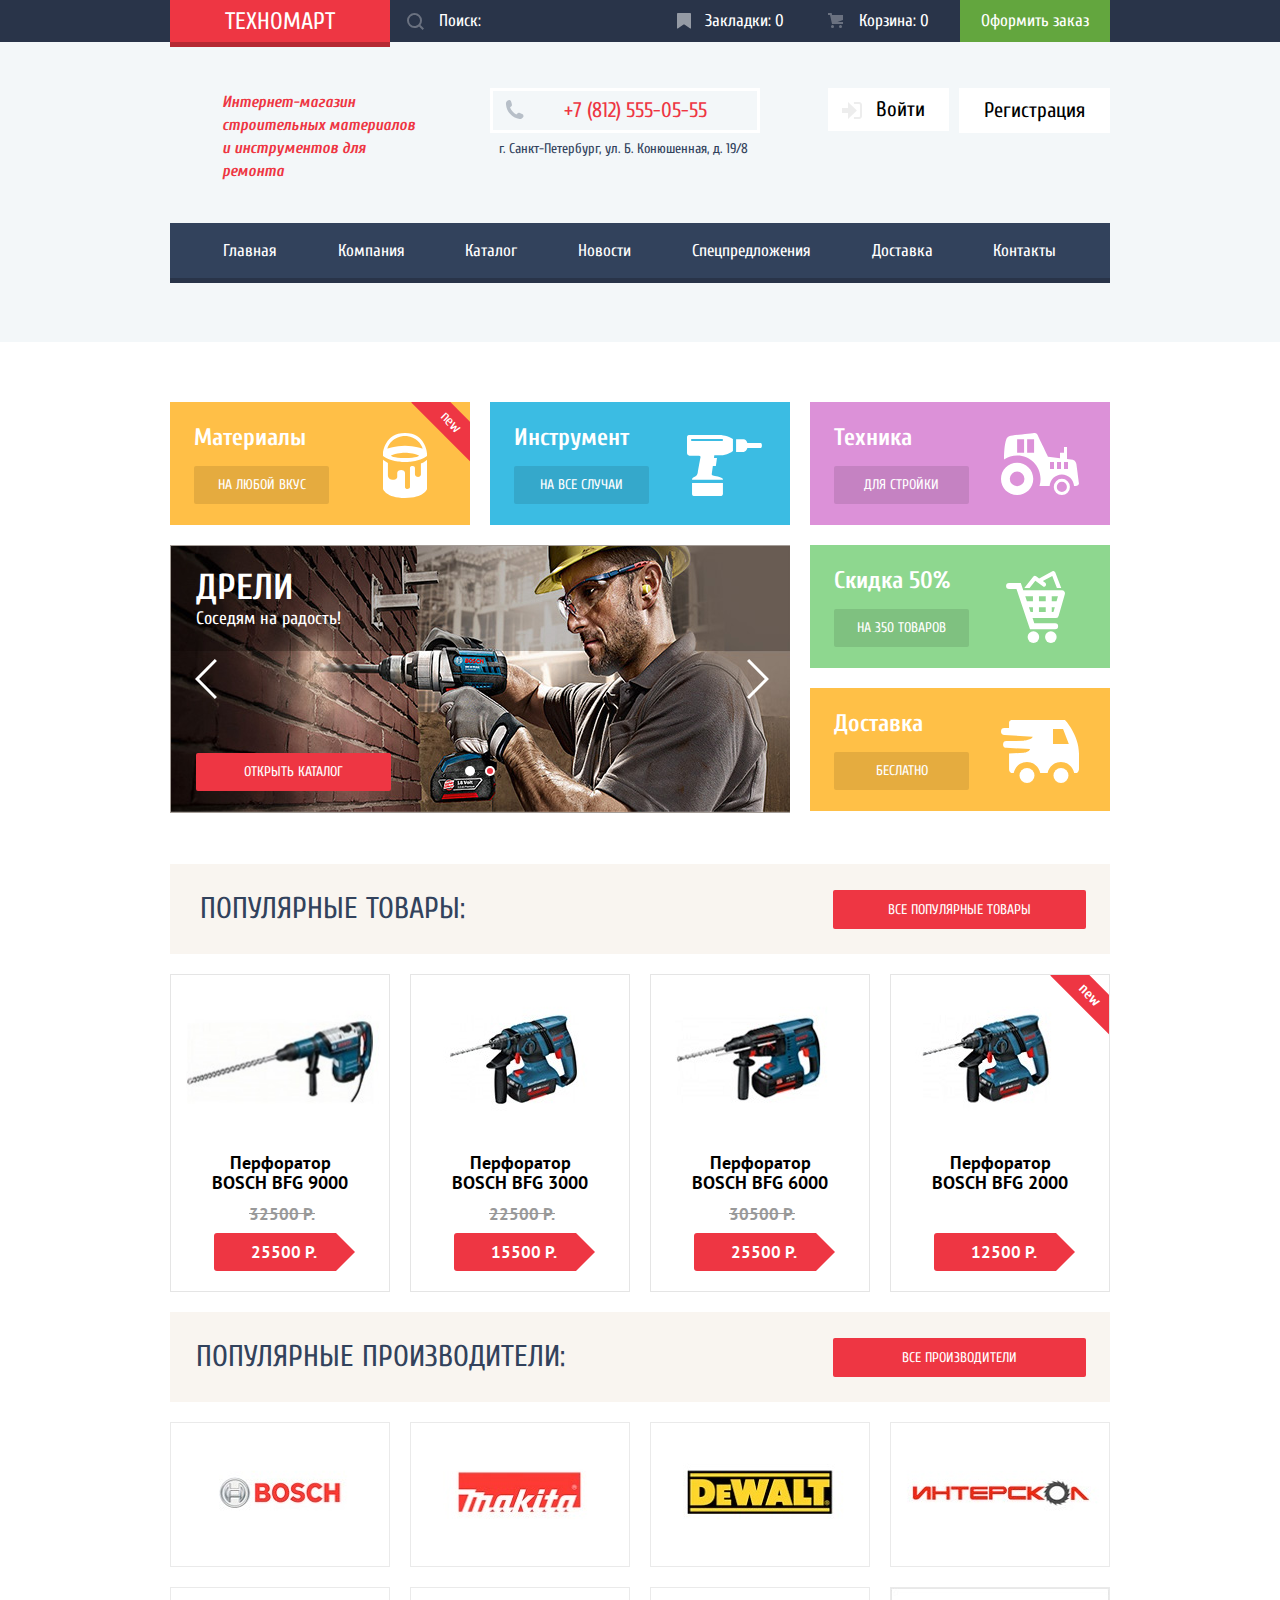
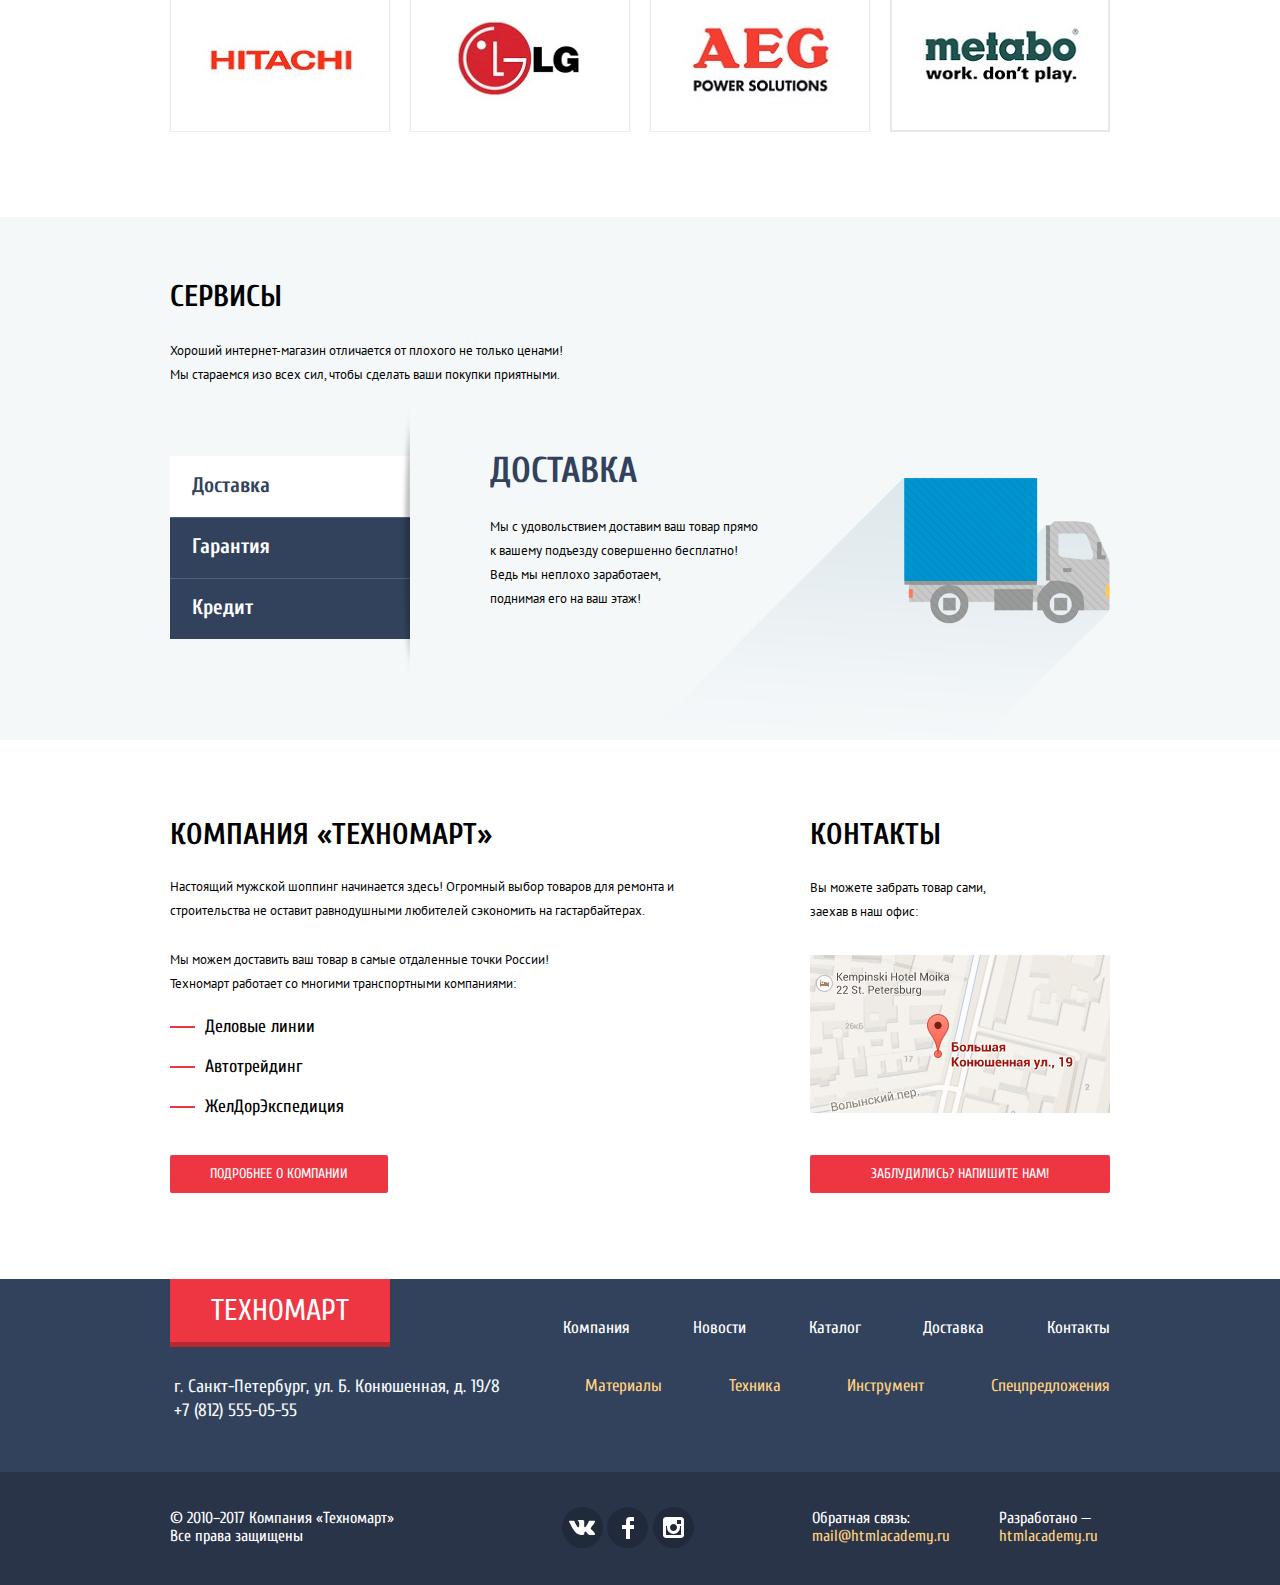
<file: index.html>
<!DOCTYPE html>
<html lang="ru">
	<head>
		<meta charset="utf-8">
		<title>HTML Academy: Техномарт</title>
		<link href="https://fonts.googleapis.com/css?family=PT+Sans:400,700&amp;subset=cyrillic" rel="stylesheet">
		<link href="https://fonts.googleapis.com/css?family=Cuprum:400,700&amp;subset=cyrillic" rel="stylesheet">
		<link href="css/normalize.css" rel="stylesheet">
		<link href="css/min.style.css" rel="stylesheet">
	</head>
	<body>
		<header class="main-header">
			<div class="top-menu-wrapper">
				<div class="top-menu container">
					<p class="main-header-logo">Техномарт</p>
					<ul>
						<li class="search">
							<form>
								<label for="search"><span class="visually-hidden">Поиск</span></label>
								<input type="search" id="search" name="search" placeholder="Поиск:"> 
							</form> 
						</li>
						<li>
							<a href="#marker.html" class="button-marker">Закладки: 0</a>
						</li>
						<li>
							<a href="#basket.html" class="basket">Корзина: 0</a>
						</li>
						<li>
							<a href="#order.html" class="order">Оформить заказ</a>
						</li>
					</ul>
				</div> 
			</div>
			<div class="header-column-wrapper">
				<div class="header-column container">
					<div class="header-row">
						<h1 class="header-caption">
							Интернет-магазин
							строительных материалов
							и инструментов для ремонта
						</h1>
						<div class="contacts">
							<p class="number">+7 (812) 555-05-55</p>
							<p class="address">г. Санкт-Петербург, ул. Б. Конюшенная, д. 19/8</p>
						</div>
						<a href="#login.html" class="button button-entry">Войти</a>
						<a href="#registration.html" class="button button-registration">Регистрация</a>
					</div>
					<nav class="main-navigation">	
						<ul class="site-navigation">
							<li>
								<a href="#">Главная</a>
							</li>
							<li>
								<a href="#kompany.html">Компания</a>
							</li>
							<li>
								<a href="catalog.html">Каталог</a>
							</li>
							<li>
								<a href="#news.html">Новости</a>
							</li>
							<li>
								<a href="#special_offers.html">Спецпредложения</a>
							</li>
							<li>
								<a href="#delivery.html">Доставка</a>
							</li>
							<li>
								<a href="#contacts.html">Контакты</a>
							</li>
						</ul>
					</nav>
				</div>
			</div>
		</header>
		<main>
			<div class="container">
				<section class="category">
					<h2 class="visually-hidden">Категории товаров</h2>
					<ul class="category-item">
						<li class="category-option category-materials flag-new">
							<h3>Материалы</h3>
							<a href="#" class="category-item-info">На любой вкус</a>
						</li>
						<li class="category-option category-instrument">
							<h3>Инструмент</h3>
							<a href="#" class="category-item-info">На все случаи</a>
						</li>
						<li class="category-option category-technology">
							<h3>Техника</h3>
							<a href="#" class="category-item-info">Для стройки</a>
						</li>
						<li class="category-slider">
							<div class="slider-content">
								<div class="slide-show slide-drill">
									<h3>Дрели</h3>
									<p>Соседям на радость!</p>
								</div>
								<div class="slide-hidden slide-perforator">
									<h3>Перфораторы</h3>
									<p>Настоящие мужские игрушки</p>
								</div>
							</div>
							<a href="#" class="arrow-left"><span class="visually-hidden">Стрелка влево</span></a>
							<a href="#" class="arrow-right"><span class="visually-hidden">Стрелка вправо</span></a>
							<a href="catalog.html" class="button button-slider button-red">Открыть каталог</a>
							<a href="#" class="dotted-slide-left dotted-slide-white"><span class="visually-hidden">Картинка с перфоратором</span></a>
							<a href="#" class="dotted-slide-right dotted-slide-red"><span class="visually-hidden">Картинка с дрелью</span></a>
						</li>
						<li class="category-column">
							<ul>
								<li class="category-option category-discounts">
									<h3>Скидка 50%</h3>
									<a href="#" class="category-item-info">На 350 товаров</a>
								</li>
								<li class="category-option category-delivery">
									<h3>Доставка</h3>
									<a href="#" class="category-item-info">Беслатно</a>
								</li>
							</ul>
						</li>
					</ul>		
				</section>
				<section class="products">
					<div class="popular-column">
						<h2>Популярные товары:</h2>
						<a href="catalog.html" class="button button-products button-red">Все популярные товары</a>
					</div>
					<div class="container-catalog">
						<ul class="popular-products">
							<li class="catalog-item">
								<div class="actions">
									<a href="#modal-add-product.html" class="button button-buy">Купить</a>
									<a href="#marker.html" class="button button-add-marker">В закладки</a>
								</div>
								<div class="catalog-item-image">
									<img src="img/BFG9000.jpg" width="218" height="166" alt="Перфоратор BOSCH BFG 9000">
								</div>
								<h3 class="catalog-category">Перфоратор BOSCH BFG 9000</h3>
								<div class="discount">32500 Р.</div>
								<div class="catalog-item-price">25500 Р.</div>							
							</li>
							<li class="catalog-item">
								<div class="actions">
									<a href="modal-add-product.html" class="button button-buy">Купить</a>
									<a href="#marker.html" class="button button-add-marker">В закладки</a>
								</div>
								<div class="catalog-item-image">
									<img src="img/BFG3000.jpg" width="218" height="166" alt="Перфоратор BOSCH BFG 3000">
								</div>
								<h3 class="catalog-category">Перфоратор BOSCH BFG 3000</h3>
								<div class="discount">22500 Р.</div>
								<div class="catalog-item-price">15500 Р.</div>							
							</li>
							<li class="catalog-item">
								<div class="actions">
									<a href="modal-add-product.html" class="button button-buy">Купить</a>
									<a href="#marker.html" class="button button-add-marker">В закладки</a>
								</div>
								<div class="catalog-item-image">
									<img src="img/BFG6000.jpg" width="218" height="166" alt="Перфоратор BOSCH BFG 6000">
								</div>
								<h3 class="catalog-category">Перфоратор BOSCH BFG 6000</h3>
								<div class="discount">30500 Р.</div>
								<div class="catalog-item-price">25500 Р.</div>							
							</li>
							<li class="catalog-item flag-new">
								<div class="actions">
									<a href="modal-add-product.html" class="button button-buy">Купить</a>
									<a href="#marker.html" class="button button-add-marker">В закладки</a>
								</div>
								<div class="catalog-item-image">
									<img src="img/BFG2000.jpg" width="218" height="166" alt="Перфоратор BOSCH BFG 2000">
								</div>
								<h3 class="catalog-category">Перфоратор BOSCH BFG 2000</h3>
								<div class="catalog-item-price">12500 Р.</div>							
							</li>
						</ul>
					</div>
				</section>
				<section class="manufacturers">
					<div class="popular-column">
						<h2>Популярные производители:</h2>
						<a href="catalog.html" class="button button-products button-red">Все производители</a>
					</div>
					<div class="container-manufacturers">
						<ul class="popular-manufacturers">
							<li>
								<a href="#">
									<img src="img/bosch.jpg" width="218" height="143" alt="Bosch"> 
								</a>
							</li>
							<li>
								<a href="#">
									<img src="img/makita.jpg" width="218" height="143" alt="Makita"> 
								</a>
							</li>
							<li>
								<a href="#">
									<img src="img/dewalt.jpg" width="218" height="143" alt="DeWalt"> 
								</a>
							</li>
							<li>
								<a href="#">
									<img src="img/interscol.jpg" width="218" height="143" alt="Интерскол">
								</a>
							</li>
							<li>
								<a href="#">
									<img src="img/hitachi.jpg" width="218" height="143" alt="Hitachi"> 
								</a>
							</li>
							<li>
								<a href="#">
									<img src="img/lg.jpg" width="218" height="143" alt="LG"> 
								</a>
							</li>
							<li>
								<a href="#">
									<img src="img/aeg.jpg" width="218" height="143" alt="AEG Power Solutions"> 
								</a>
							</li>
							<li>
								<a href="#">
									<img src="img/metabo.jpg" width="218" height="143" alt="Metabo"> 
								</a>
							</li>
						</ul>
					</div>
				</section>
			</div>
			<div class="service-wraper">
				<section class="service container">
					<h2>Сервисы</h2>
					<p class="service-tagline">
						Хороший интернет-магазин отличается от плохого не только ценами!
						Мы стараемся изо всех сил, чтобы сделать ваши покупки приятными.
					</p>
					<div class="service-column">
						<ul class="service-selection">
							<li>
								<button class="button button-delivery active-button" type="button">Доставка</button>
							</li>
							<li>
								<button class="button button-guarantee" type="button">Гарантия</button>
							</li>
							<li>
								<button class="button button-credit" type="button">Кредит</button>
							</li>
						</ul>
						<section class="specific-service delivery service-show">
							<div class="specific-service-column">
								<h3>Доставка</h3>
								<p>
									Мы с удовольствием доставим ваш товар прямо<br>
									к вашему подъезду совершенно бесплатно!
									Ведь мы неплохо заработаем,<br>
									поднимая его на ваш этаж!
								</p>
							</div>
						</section>
						<section class="specific-service guarantee">
							<div class="specific-service-column">
								<h3>Гарантия</h3>
								<p>
									Если купленный у нас товар поломается или заискрит,<br>
									а также в случае пожара, спровоцированного его возгаранием,  
									вы всегда можете быть уверены в нашей гарантии. Мы обменяем 
									сгоревший товар на новый. <br>
									Дом уж восстановите как-нибудь сами.
								</p>
							</div>
						</section>
						<section class="specific-service credit">
							<div class="specific-service-column">
								<h3>Кредит</h3>
								<p>
									Залезть в долговую яму стало проще! <br>
									Кредитные консультанты придут вам на помощь.
								</p>
								<a href="credit.html" class="button request-credit button-red">Отправить заявку</a>
							</div>
						</section>
					</div>
				</section>
			</div>
			<section class="company container">
				<h2 class="visually-hidden">О компании</h2>
				<section class="company-technomart">
					<h2>Компания «Техномарт»</h2>
					<p>
						Настоящий мужской шоппинг начинается здесь! Огромный выбор товаров для ремонта и 
						строительства не оставит равнодушными любителей сэкономить на гастарбайтерах.
					</p>
					<p>
						Мы можем доставить ваш товар в самые отдаленные точки России!
						Техномарт работает со многими транспортными компаниями:  
					</p>
					<ul>
						<li>Деловые линии</li>
						<li>Автотрейдинг</li>
						<li>ЖелДорЭкспедиция</li>
					</ul>
					<a href="#company.html" class="button button-company">Подробнее о компании</a>
				</section>
				<section class="company-contacts">
					<h2>Контакты</h2>
					<p>
						Вы можете забрать товар сами, 
						заехав в наш офис:
					</p>
					<div class="map">
						<a href="#" class="map-big">
							<img src="img/map.jpg" width="300" height="158" alt="Изображение карты с адресом Техномарта: г. Санкт-Петербург, ул. Б. Конюшенная, д. 19/8" />
						</a>
					</div>
					<button type="button" class="button write-us">Заблудились? Напишите нам!</button>
				</section>
			</section>
		</main>
		<footer class="main-footer">
			<div class="top-footer-wraper">
				<div class="container top-footer">
					<div class="footer-contacts">
						<p class="main-header-logo">Техномарт</p>
						<div class="contacts">
							<p>г. Санкт-Петербург, ул. Б. Конюшенная, д. 19/8</p>
							<p>+7 (812) 555-05-55</p>
						</div>
					</div>
					<div class="footer-navigation">
						<ul class="footer-site-navigation">
							<li>
								<a href="#kompany.html">Компания</a>
							</li>
							<li>
								<a href="#news.html">Новости</a>
							</li>
							<li>
								<a href="#catalog.html">Каталог</a>
							</li>
							<li>
								<a href="#delivery.html">Доставка</a>
							</li>
							<li>
								<a href="#contacts.html">Контакты</a>
							</li>
						</ul>
						<ul class="products-navigation">
							<li>
								<a href="#material.html">Материалы</a>
							</li>
							<li>
								<a href="#technique.html">Техника</a>
							</li>
							<li>
								<a href="#instrument.html">Инструмент</a>
							</li>
							<li>
								<a href="#special-offers.html">Спецпредложения</a>
							</li>
						</ul>					
					</div>
				</div>	
			</div>
			<div class="bottom-footer-wraper">
				<div class="bottom-footer container">
					<p class="copyright">
						&copy; 2010–2017 Компания «Техномарт»
						Все права защищены
					</p>
					<ul class="footer-social">
						<li>
							<a class="social-button social-button-vk" href="#"><span class="visually-hidden">Вконтакте</span></a>
						</li>
						<li>
							<a class="social-button social-button-fb" href="#"><span class="visually-hidden">Фейсбук</span></a>
						</li>
						<li>
							<a class="social-button social-button-insta" href="#"><span class="visually-hidden">Инстаграм</span></a>
						</li>
					</ul>
					<p class="feedback">
						Обратная связь:
						<a href="#">mail@htmlacademy.ru</a>
					</p>
					<p class="feedback">
						Разработано — 
						<a href="https://htmlacademy.ru/intensive/htmlcss">htmlacademy.ru</a>
					</p>
				</div>
			</div>
		</footer>
		<div class="modal modal-add-product">
			<button type="button" class="modal-close"><span class="visually-hidden">Закрыть</span></button>
			<h2>Товар добавлен в корзину!</h2>
			<div class="order-wrapper">
				<div class="order-column">
					<a class="button button-add-product" href="#basket.html">Оформить заказ</a>
					<button type="button" class="button button-modal-close">Продолжить покупки</button>
				</div>
			</div>
		</div>
		<div class="modal modal-map-big">
			<h2 class="visually-hidden">
				Как до нас добраться
			</h2>
			<iframe src="https://www.google.com/maps/embed?pb=!1m18!1m12!1m3!1d1998.6037872533248!2d30.32085871635935!3d59.93871648187619!2m3!1f0!2f0!3f0!3m2!1i1024!2i768!4f13.1!3m3!1m2!1s0x4696310fca145cc1%3A0x42b32648d8238007!2z0JHQvtC70YzRiNCw0Y8g0JrQvtC90Y7RiNC10L3QvdCw0Y8g0YPQuy4sIDE5LzgsINCh0LDQvdC60YIt0J_QtdGC0LXRgNCx0YPRgNCzLCAxOTExODY!5e0!3m2!1sru!2sru!4v1545112392170" width="940" height="446" style="border:0" allowfullscreen>
			</iframe>
			<p>
				<img src="img/map-big.jpg" width="940" height="446" alt="Изображение карты с адресом Техномарта: г. Санкт-Петербург, ул. Б. Конюшенная, д. 19/8" />
			</p>
			<button type="button" class="close"><span class="visually-hidden">Закрыть карту</span></button>
		</div>
		<section class="modal modal-write-us">
			<h2 class="visually-hidden">Напишите нам</h2>		
			<button type="button" class="modal-close"><span class="visually-hidden">Закрыть</span></button>
			<form class="write-us-form" action="https://echo.htmlacademy.ru" method="post">
				<div class="write-us-column">
					<p>
						<label for="name-user">Ваше имя:</label>
						<input class="name-user" id="name-user" type="text" name="name-user" placeholder="Имя Фамилия">
					</p>
					<p>
						<label for="email-user">Ваш e-mail:</label>
						<input class="email-user" id="email-user" type="email" name="email-user" placeholder="email@example.com">
					</p>
				</div>
					<p class="free-text">
						<label for="text-letter">Текст письма:</label>
						<textarea class="text-letter" id="text-letter" 	name="text-letter" placeholder="В свободной форме"></textarea>
					</p>
				<div class="button-wraper-write-us">
					<button class="button" type="submit">Отправить</button>
				</div>
			</form>			
		</section>
		<script src="js/min.script.js"></script> 
	</body>
</html>
</file>
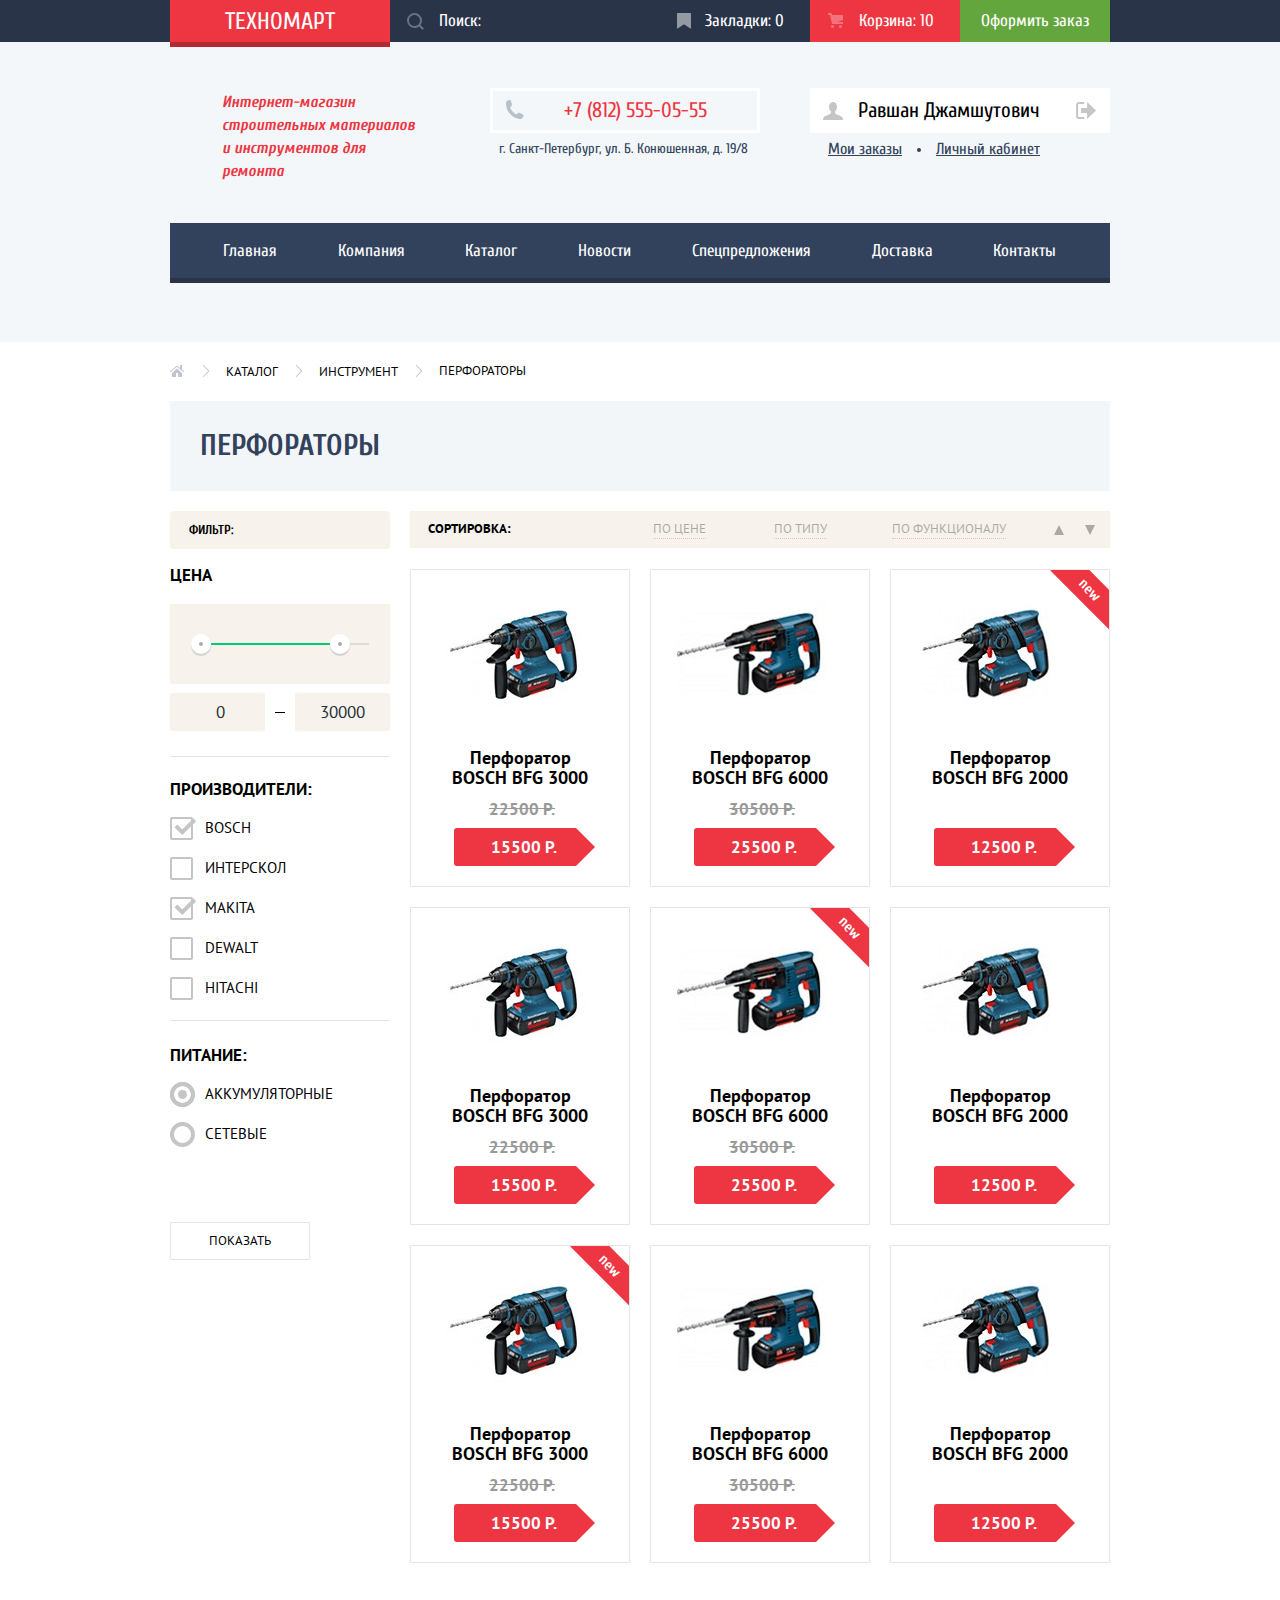
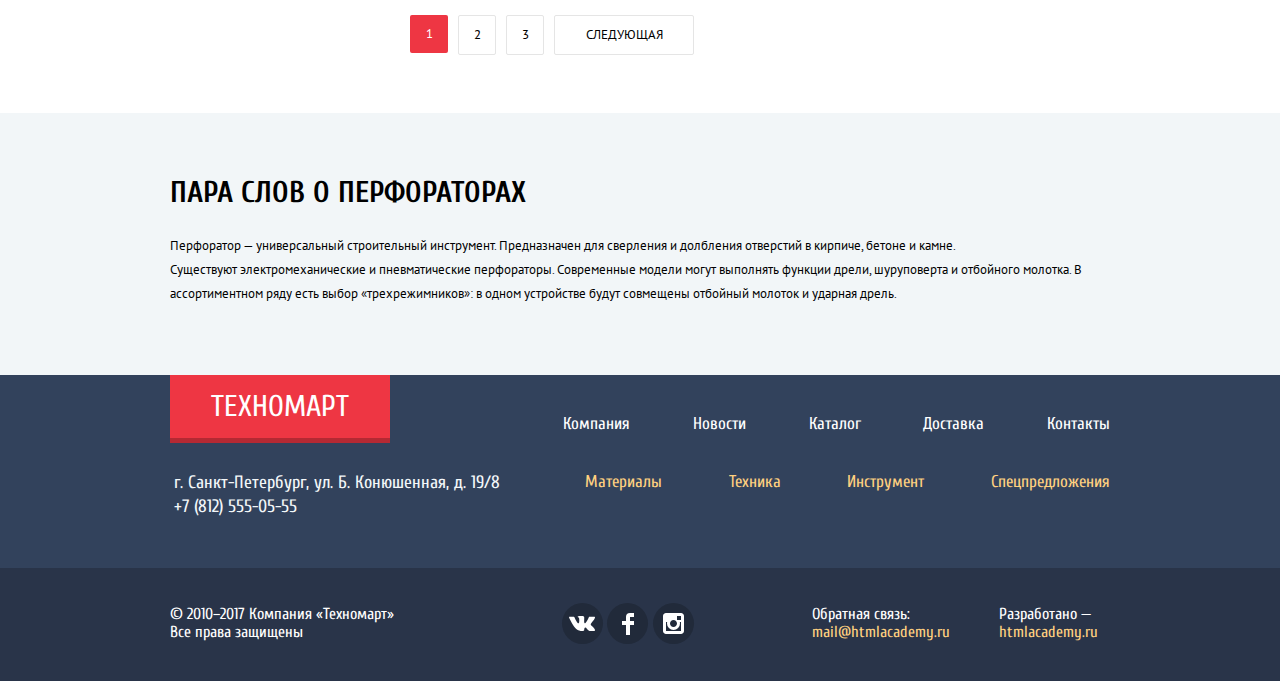
<file: catalog.html>
<!DOCTYPE html>
<html lang="ru">
	<head>
		<meta charset="utf-8">
		<title>HTML Academy: Техномарт - Каталог</title>
		<link href="https://fonts.googleapis.com/css?family=PT+Sans:400,700&amp;subset=cyrillic" rel="stylesheet">
		<link href="https://fonts.googleapis.com/css?family=Cuprum:400,700&amp;subset=cyrillic" rel="stylesheet">
		<link href="css/normalize.css" rel="stylesheet">
		<link href="css/min.style.css" rel="stylesheet">
	</head>
	<body>
		<header class="main-header">
			<div class="top-menu-wrapper">
				<div class="top-menu container">
					<a href="index.html" class="main-header-logo">Техномарт</a>
					<ul>
						<li class="search">
							<form>
								<label for="search"><span class="visually-hidden">Поиск</span></label>
								<input type="search" id="search" name="search" placeholder="Поиск:"> 
							</form> 
						</li>
						<li>
							<a href="#marker.html" class="button-marker">Закладки: 0</a>
						</li>
						<li>
							<a href="#basket.html" class="basket basket-red">Корзина: 10</a>
						</li>
						<li>
							<a href="#order.html" class="order">Оформить заказ</a>
						</li>
					</ul>
				</div>
			</div>
			<div class="header-column-wrapper">
				<div class="header-column container">
					<div class="header-row">
						<h2 class="header-caption">
							Интернет-магазин
							строительных материалов
							и инструментов для ремонта
						</h2>
						<div class="contacts">
							<p class="number">+7 (812) 555-05-55</p>
							<p class="address">г. Санкт-Петербург, ул. Б. Конюшенная, д. 19/8</p>
						</div>
						<div class="user-info">
							<p class="profile-column">
								<a href="#profile.html" class="profile">Равшан Джамшутович</a>
								<a href="index.html" class="exit"><span class="visually-hidden">Выход</span></a>
							</p>
							<ul class="personal">
								<li>
									<a href="#basket.html">Мои заказы</a>
								</li>
								<li>
									<a href="#user.html">Личный кабинет</a>
								</li>
							</ul>
						</div>
					</div>
					<nav class="main-navigation">
						<ul class="site-navigation">
							<li>
								<a href="index.html">Главная</a>
							</li>
							<li>
								<a href="#kompany.html">Компания</a>
							</li>
							<li>
								<a href="#">Каталог</a>
							</li>
							<li>
								<a href="#news.html">Новости</a>
							</li>
							<li>
								<a href="#special_offers.html">Спецпредложения</a>
							</li>
							<li>
								<a href="#delivery.html">Доставка</a>
							</li>
							<li>
								<a href="#contacts.html">Контакты</a>
							</li>
						</ul>
					</nav>
				</div>
			</div>
		</header>
		<main>
			<div class="container">
				<ul class="breadcrumbs">
					<li>
						<a href="index.html" class="main-icon"><span class="visually-hidden">Главная страница</span></a>
					</li>
					<li>
						<a href="#catalog.html">Каталог</a>
					</li>
					<li>
						<a href="#instrument.html">Инструмент</a>
					</li>						
					<li class="breadcrumbs-current">
						Перфораторы
					</li>
				</ul>
				<h1 class="catalog-caption">Перфораторы</h1>
				<div class="catalog-columns">
					<div class="filters-columns">
						<section class="filters">
							<h2>Фильтр:</h2>
							<form class="filter" action="https://echo.htmlacademy.ru" method="get">
								<fieldset>
									<legend>Цена</legend>
									<div class="range-filter">
										<div class="range-controls">
											<div class="scale">
												<div class="bar"></div>
											</div>
											<div class="toggle toggle-min"></div>
											<div class="toggle toggle-max"></div>
										</div>
										<div class="price-controls">
											<label class="min-price">
												<span class="visually-hidden">от нуля</span>
												<input name="min-price" type="text" value="0">
											</label>
											<label class="max-price">
												<span class="visually-hidden">до 30 000 рублей</span>
												<input name="max-price" type="text" value="30000">
											</label>
										</div>
									</div>
								</fieldset>
								<fieldset>
									<legend>Производители:</legend>
									<ul>
										<li class="filter-option">
											<input class="visually-hidden filter-input filter-input-checkbox" type="checkbox" 
											name="bosch" checked id="filter-bosch">
											<label for="filter-bosch">Bosch</label>
										</li>
										<li class="filter-option">
											<input class="visually-hidden filter-input filter-input-checkbox" type="checkbox" 
											name="interscol" id="filter-interscol">
											<label for="filter-interscol">Интерскол</label>
										</li>
										<li class="filter-option">
											<input class="visually-hidden filter-input filter-input-checkbox" type="checkbox" 
											name="makita" checked id="filter-makita">
											<label for="filter-makita">Makita</label>
										</li>
										<li class="filter-option">
											<input class="visually-hidden filter-input filter-input-checkbox" type="checkbox" 
											name="dewalt" id="filter-dewalt">
											<label for="filter-dewalt">Dewalt</label>
										</li>
										<li class="filter-option">
											<input class="visually-hidden filter-input filter-input-checkbox" type="checkbox" 
											name="hitachi" id="filter-hitachi">
											<label for="filter-hitachi">Hitachi</label>
										</li>
									</ul>
								</fieldset>
								<fieldset>
									<legend>Питание:</legend>
									<ul>
										<li class="filter-option">
											<input class="visually-hidden filter-input filter-input-radio" type="radio" 
											name="power-supply" value="battery" id="filter-battery" checked>
											<label for="filter-battery">Аккумуляторные</label>
										</li>
										<li class="filter-option">
											<input class="visually-hidden filter-input filter-input-radio" type="radio" 
											name="power-supply" value="network" id="filter-network">
											<label for="filter-network">Сетевые</label>
										</li>
									</ul>
								</fieldset>
								<button type="submit" class="filter-button button">
									Показать
								</button>
							</form>
						</section>
					</div>
					<div class="product-columns">
						<section class="sorting">
							<h2>Сортировка:</h2>
							<a href="#" class="sort sorting-price">По цене</a>
							<a href="#" class="sort sorting-type">По типу</a>
							<a href="#" class="sort sorting-function">По функционалу</a>
							<div class="sort-wraper">
								<a href="#" class="sort-arrow sort-up"><span class="visually-hidden">Сортировка по возрастанию</span></a>
								<a href="#" class="sort-arrow sort-down"><span class="visually-hidden">Сортировка по убыванию</span></a>
							</div>	
						</section>
						<section class="catalog">
							<div class="container-catalog">
								<ul class="catalog-list">
									<li class="catalog-item">
										<div class="actions">
											<a href="modal-add-product.html" class="button button-buy">Купить</a>
											<a href="#marker.html" class="button button-add-marker">В закладки</a>
										</div>
										<div class="catalog-item-image">
											<img src="img/BFG3000.jpg" width="218" height="166" alt="Перфоратор BOSCH BFG 3000">
										</div>
										<h3 class="catalog-category">Перфоратор BOSCH BFG 3000</h3>
										<div class="discount">22500 Р.</div>
										<div class="catalog-item-price">15500 Р.</div>
									</li>
									<li class="catalog-item">
										<div class="actions">
											<a href="modal-add-product.html" class="button button-buy">Купить</a>
											<a href="#marker.html" class="button button-add-marker">В закладки</a>
										</div>
										<div class="catalog-item-image">
											<img src="img/BFG6000.jpg" width="218" height="166" alt="Перфоратор BOSCH BFG 6000">
										</div>
										<h3 class="catalog-category">Перфоратор BOSCH BFG 6000</h3>
										<div class="discount">30500 Р.</div>
										<div class="catalog-item-price">25500 Р.</div>							
									</li>
									<li class="catalog-item flag-new">
										<div class="actions">
											<a href="modal-add-product.html" class="button button-buy">Купить</a>
											<a href="#marker.html" class="button button-add-marker">В закладки</a>
										</div>
										<div class="catalog-item-image">
											<img src="img/BFG2000.jpg" width="218" height="166" alt="Перфоратор BOSCH BFG 2000">
										</div>
										<h3 class="catalog-category">Перфоратор BOSCH BFG 2000</h3>
										<div class="catalog-item-price">12500 Р.</div>	
									</li>
									<li class="catalog-item">
										<div class="actions">
											<a href="modal-add-product.html" class="button button-buy">Купить</a>
											<a href="#marker.html" class="button button-add-marker">В закладки</a>
										</div>
										<div class="catalog-item-image">
											<img src="img/BFG3000.jpg" width="218" height="166" alt="Перфоратор BOSCH BFG 3000">
										</div>
										<h3 class="catalog-category">Перфоратор BOSCH BFG 3000</h3>
										<div class="discount">22500 Р.</div>
										<div class="catalog-item-price">15500 Р.</div>
									</li>
									<li class="catalog-item flag-new">
										<div class="actions">
											<a href="modal-add-product.html" class="button button-buy">Купить</a>
											<a href="#marker.html" class="button button-add-marker">В закладки</a>
										</div>
										<div class="catalog-item-image">
											<img src="img/BFG6000.jpg" width="218" height="166" alt="Перфоратор BOSCH BFG 6000">
										</div>
										<h3 class="catalog-category">Перфоратор BOSCH BFG 6000</h3>
										<div class="discount">30500 Р.</div>
										<div class="catalog-item-price">25500 Р.</div>							
									</li>
									<li class="catalog-item">
										<div class="actions">
											<a href="modal-add-product.html" class="button button-buy">Купить</a>
											<a href="#marker.html" class="button button-add-marker">В закладки</a>
										</div>
										<div class="catalog-item-image">
											<img src="img/BFG2000.jpg" width="218" height="166" alt="Перфоратор BOSCH BFG 2000">
										</div>
										<h3 class="catalog-category">Перфоратор BOSCH BFG 2000</h3>
										<div class="catalog-item-price">12500 Р.</div>
									</li>
									<li class="catalog-item flag-new">
										<div class="actions">
											<a href="modal-add-product.html" class="button button-buy">Купить</a>
											<a href="#marker.html" class="button button-add-marker">В закладки</a>
										</div>
										<div class="catalog-item-image">
											<img src="img/BFG3000.jpg" width="218" height="166" alt="Перфоратор BOSCH BFG 3000">
										</div>
										<h3 class="catalog-category">Перфоратор BOSCH BFG 3000</h3>
										<div class="discount">22500 Р.</div>
										<div class="catalog-item-price">15500 Р.</div>
									</li>
									<li class="catalog-item">
										<div class="actions">
											<a href="modal-add-product.html" class="button button-buy">Купить</a>
											<a href="#marker.html" class="button button-add-marker">В закладки</a>
										</div>
										<div class="catalog-item-image">
											<img src="img/BFG6000.jpg" width="218" height="166" alt="Перфоратор BOSCH BFG 6000">
										</div>
										<h3 class="catalog-category">Перфоратор BOSCH BFG 6000</h3>
										<div class="discount">30500 Р.</div>
										<div class="catalog-item-price">25500 Р.</div>							
									</li>
									<li class="catalog-item ">
										<div class="actions">
											<a href="modal-add-product.html" class="button button-buy">Купить</a>
											<a href="#marker.html" class="button button-add-marker">В закладки</a>
										</div>
										<div class="catalog-item-image">
											<img src="img/BFG2000.jpg" width="218" height="166" alt="Перфоратор BOSCH BFG 2000">
										</div>
										<h3 class="catalog-category">Перфоратор BOSCH BFG 2000</h3>
										<div class="catalog-item-price">12500 Р.</div>
									</li>
								</ul>
							</div>
							<ul class="pagination-list">
								<li>
									<a href="#" class="pagination-item pagination-item-current">1</a>
								</li>
								<li>
									<a href="#" class="pagination-item">2</a>
								</li>
								<li>
									<a href="#" class="pagination-item">3</a>
								</li>
								<li>
									<a href="#" class="pagination-item pagination-item-next">Следующая</a>
								</li>
							</ul>
						</section>
					</div>
				</div>
			</div>
			<div class="info-wrapper">
				<section class="container info">
					<h2>Пара слов о перфораторах</h2>
					<p>
						Перфоратор — универсальный строительный инструмент. Предназначен для сверления и долбления отверстий в кирпиче, бетоне и камне.<br>
						Существуют электромеханические и пневматические перфораторы. Современные модели могут выполнять функции дрели, шуруповерта и отбойного молотка. 
						В ассортиментном ряду есть выбор «трехрежимников»: в одном устройстве будут совмещены отбойный молоток и ударная дрель.
					</p>
				</section>
			</div>
		</main>
		<footer class="main-footer">
			<div class="top-footer-wraper">
				<div class="container top-footer">
					<div class="footer-contacts">
						<p class="main-header-logo">Техномарт</p>
						<div class="contacts">
							<p>г. Санкт-Петербург, ул. Б. Конюшенная, д. 19/8</p>
							<p>+7 (812) 555-05-55</p>
						</div>
					</div>
					<div class="footer-navigation">
						<ul class="footer-site-navigation">
							<li>
								<a href="#kompany.html">Компания</a>
							</li>
							<li>
								<a href="#news.html">Новости</a>
							</li>
							<li>
								<a href="#catalog.html">Каталог</a>
							</li>
							<li>
								<a href="#delivery.html">Доставка</a>
							</li>
							<li>
								<a href="#contacts.html">Контакты</a>
							</li>
						</ul>
						<ul class="products-navigation">
							<li>
								<a href="#material.html">Материалы</a>
							</li>
							<li>
								<a href="#technique.html">Техника</a>
							</li>
							<li>
								<a href="#instrument.html">Инструмент</a>
							</li>
							<li>
								<a href="#special-offers.html">Спецпредложения</a>
							</li>
						</ul>					
					</div>
				</div>	
			</div>
			<div class="bottom-footer-wraper">
				<div class="bottom-footer container">
					<p class="copyright">
						&copy; 2010–2017 Компания «Техномарт»
						Все права защищены
					</p>
					<ul class="footer-social">
						<li>
							<a class="social-button social-button-vk" href="#"><span class="visually-hidden">Вконтакте</span></a>
						</li>
						<li>
							<a class="social-button social-button-fb" href="#"><span class="visually-hidden">Фейсбук</span></a>
						</li>
						<li>
							<a class="social-button social-button-insta" href="#"><span class="visually-hidden">Инстаграм</span></a>
						</li>
					</ul>
					<p class="feedback">
						Обратная связь:
						<a href="#">mail@htmlacademy.ru</a>
					</p>
					<p class="feedback">
						Разработано — 
						<a href="https://htmlacademy.ru/intensive/htmlcss">htmlacademy.ru</a>
					</p>
				</div>
			</div>
		</footer>
		<div class="modal modal-add-product">
			<button type="button" class="modal-close"><span class="visually-hidden">Закрыть</span></button>
			<h2>Товар добавлен в корзину!</h2>
			<div class="order-wrapper">
				<div class="order-column">
					<a class="button button-add-product" href="#basket.html">Оформить заказ</a>
					<button type="button" class="button button-modal-close">Продолжить покупки</button>
				</div>
			</div>
		</div>
		<script src="js/min.script.js"></script>
	</body>
</html>
</file>
<file: css/min.style.css>
@-webkit-keyframes bounce{0%{-webkit-transform:translateY(-2000px);transform:translateY(-2000px)}70%{-webkit-transform:translateY(30px);transform:translateY(30px)}90%{-webkit-transform:translateY(-10px);transform:translateY(-10px)}to{-webkit-transform:translateY(0);transform:translateY(0)}}@keyframes bounce{0%{-webkit-transform:translateY(-2000px);transform:translateY(-2000px)}70%{-webkit-transform:translateY(30px);transform:translateY(30px)}90%{-webkit-transform:translateY(-10px);transform:translateY(-10px)}to{-webkit-transform:translateY(0);transform:translateY(0)}}@-webkit-keyframes shake{0%,to{-webkit-transform:translateX(0);transform:translateX(0)}10%,30%,50%,70%,90%{-webkit-transform:translateX(-10px);transform:translateX(-10px)}20%,40%,60%,80%{-webkit-transform:translateX(10px);transform:translateX(10px)}}@keyframes shake{0%,to{-webkit-transform:translateX(0);transform:translateX(0)}10%,30%,50%,70%,90%{-webkit-transform:translateX(-10px);transform:translateX(-10px)}20%,40%,60%,80%{-webkit-transform:translateX(10px);transform:translateX(10px)}}body{font-family:"Cuprum",Arial,sans-serif;font-weight:400;background-color:#fff;margin:0 auto}a{text-decoration:none}img{max-width:100%;height:auto}.visually-hidden:not(:focus):not(:active),input[type=checkbox].visually-hidden,input[type=radio].visually-hidden{position:absolute;width:1px;height:1px;margin:-1px;border:0;padding:0;white-space:nowrap;-webkit-clip-path:inset(100%);clip-path:inset(100%);clip:rect(0 0 0 0);overflow:hidden}.button{font:inherit;text-align:center;color:#fff;border:0;cursor:pointer}.container{width:940px;margin:0 auto;padding:0 10px}.flag-new::before{content:"new";font-size:15px;color:#fff;text-align:center;position:absolute;top:6px;right:-22px;width:83px;height:23px;padding-top:5px;-webkit-transform:rotate(45deg);-ms-transform:rotate(45deg);transform:rotate(45deg);background-color:#ee3643}.main-header{font-size:17px;line-height:17px}.main-header a{color:#fff}.top-menu-wrapper{width:100%;background-color:#293449}.top-menu,.top-menu ul{display:-webkit-box;display:-ms-flexbox;display:flex}.top-menu{color:#fff}.top-menu ul{font-size:17px;line-height:18px;-webkit-box-sizing:border-box;box-sizing:border-box;width:720px;-ms-flex-wrap:wrap;flex-wrap:wrap;margin:0 auto;padding:0;list-style:none}.top-menu .main-header-logo,.top-menu a{display:inline-block;vertical-align:top;-webkit-box-sizing:border-box;box-sizing:border-box;margin:0}.top-menu a{min-height:42px;padding:12px 0;width:150px}.top-menu .main-header-logo{font-size:24px;line-height:24px;text-transform:uppercase;width:220px;padding:10px 55px 8px;background-color:#ee3643;-webkit-box-shadow:0 5px 0 0 #b52933;box-shadow:0 5px 0 0 #b52933}.main-header-logo:focus,.main-header-logo:hover{background-color:#ca2c37}.main-header-logo:active{background-color:#ba2732}.search{position:relative}.search input{color:#fff;background-color:#293449;-webkit-box-sizing:border-box;box-sizing:border-box;width:270px;margin:0;padding:11px 0 11px 49px;border:0}.search input[type=search]::-webkit-input-placeholder{color:#fff}.search input[type=search]:-moz-placeholder,.search input[type=search]::-moz-placeholder{color:#fff}.search input[type=search]:-ms-input-placeholder{color:#fff}.search::before{content:"";position:absolute;top:13px;left:17px;width:17px;height:17px;background-image:url(../img/svg/icon-search.svg);background-repeat:no-repeat;background-position:0 0;opacity:.3}.search:focus::before,.search:hover::before{opacity:1}.search:active::before{background-image:url(../img/svg/icon-search-red.svg)}.search input:hover{background-color:#212a3a}.search input:focus{color:#000;background-color:#fff}.top-menu .button-marker{position:relative;padding-left:45px}.basket::before,.button-marker::before{content:"";position:absolute;top:13px;left:17px;width:14px;height:16px;background-image:url(../img/svg/icon-bookmark.svg);background-repeat:no-repeat;background-position:0 0;opacity:.5}.top-menu .basket{position:relative;padding-left:49px}.basket::before{left:18px;width:15px;height:15px;background-image:url(../img/svg/icon-cart.svg);opacity:.3}.basket:focus::before,.basket:hover::before,.button-marker:focus::before,.button-marker:hover::before{opacity:1}.basket:active::before,.button-marker:active::before{opacity:.5}.basket:hover,.button-marker:hover{background-color:#212a3a}.basket:active,.button-marker:active{color:#fff;opacity:.6;background-color:#161d29}.basket-red{background-color:#ee3643;display:inline-block;vertical-align:top}.top-menu .order{background-color:#63a63e;padding:12px 21px}.order:focus,.order:hover{background-color:#5fbb2d}.order:active{color:#fff;opacity:.6;background-color:#518534}.header-column-wrapper{width:100%;background-color:#f3f7f9}.header-column{margin:0 auto;padding:46px 10px 64px}.header-row{display:-webkit-box;display:-ms-flexbox;display:flex;-webkit-box-pack:justify;-ms-flex-pack:justify;justify-content:space-between;margin-bottom:40px}.header-caption{font-size:16px;font-style:italic;line-height:23px;color:#ee3643;width:200px;margin:3px 0 0 52px}.header-row .contacts{padding:0;margin:0 0 0 68px}.header-row .number{font-size:21px;line-height:21px;color:#ee3643;position:relative;width:270px;-webkit-box-sizing:border-box;box-sizing:border-box;margin:0 0 4px;padding:9px 47px 9px 71px;border:3px solid #fff}.number::before{content:"";position:absolute;top:9px;left:12px;width:19px;height:19px;background-image:url(../img/svg/icon-phone.svg);background-repeat:no-repeat;background-position:0 0}.header-row .address{font-size:14px;line-height:24px;color:#32425c;margin:0 0 0 9px;padding:0;width:255px}.header-row a{color:#000}.header-row a:focus,.header-row a:hover{color:#ee3643}.header-row a:active{color:#000;opacity:.3}.button-entry{font-size:21px;line-height:21px;width:121px;-webkit-box-sizing:border-box;box-sizing:border-box;position:relative;margin-bottom:auto;padding:11px 27px 11px 48px;margin-left:68px;background-color:#fff}.button-entry::before{content:"";position:absolute;top:14px;left:14px;width:20px;height:17px;background-image:url(../img/svg/icon-login.svg);background-repeat:no-repeat;background-position:0 0;opacity:.3}.button-entry:focus::before,.button-entry:hover::before{opacity:1}.button-registration{font-size:21px;line-height:21px;margin-bottom:auto;margin-left:10px;padding:12px 25px;background-color:#fff}.user-info{padding:0;margin:0 0 0 50px}.profile-column{margin:0 0 7px;padding:12px 0;width:300px;-webkit-box-sizing:border-box;box-sizing:border-box;vertical-align:top;background-color:#fff}.profile-column a{font-size:21px;line-height:21px;color:#000}.profile-column .exit,.profile-column .profile{position:relative;display:inline-block;vertical-align:top}.profile-column .profile{padding-left:48px}.profile-column .exit{padding-right:52px}.profile-column .exit::after,.profile-column .profile::before{content:"";position:absolute;top:2px;width:21px;background-repeat:no-repeat;background-position:0 0}.profile-column .profile::before{left:13px;height:21px;background-image:url(../img/svg/icon-user.svg)}.profile-column .exit::after{right:0;height:17px;background-image:url(../img/svg/icon-logout.svg)}.profile-column .profile:focus::before,.profile-column .profile:hover::before{background-image:url(../img/svg/icon-user-dark-blue.svg)}.profile-column .exit:focus::after,.profile-column .exit:hover::after{background-image:url(../img/svg/icon-logout-dark-blue.svg)}.profile-column .profile:active::before{background-image:url(../img/svg/icon-user.svg)}.profile-column .exit:active::after{background-image:url(../img/svg/icon-logout.svg)}.profile-column .profile:focus,.profile-column .profile:hover{color:#000}.profile-column .profile:active{opacity:.3}.personal{display:-webkit-box;display:-ms-flexbox;display:flex;-ms-flex-wrap:wrap;flex-wrap:wrap;margin:0;padding:0;width:300px;list-style:none}.personal li{margin:0;padding:0 0 0 16px;position:relative}.personal li:first-child{margin:0;padding:0}.personal li:not(:first-child)::before{content:"";position:absolute;top:8px;left:15px;width:4px;height:4px;border-radius:50%;background-color:#32425c}.personal a{font-size:16px;line-height:18px;color:#32425c;text-decoration:underline;margin-left:18px;background-color:transparent}.personal a:focus,.personal a:hover{color:#ee3643}.personal a:active{color:#32425c;opacity:.3}.main-navigation{background-color:#32425c;padding:0 23px;-webkit-box-shadow:0 5px 0 0 #293449;box-shadow:0 5px 0 0 #293449}.site-navigation,.site-navigation li{display:-webkit-box;display:-ms-flexbox;display:flex}.site-navigation{-ms-flex-wrap:wrap;flex-wrap:wrap;margin:0;padding:0;list-style:none}.site-navigation li{-webkit-box-flex:1;-ms-flex-positive:1;flex-grow:1}.site-navigation a{margin:0;padding:19px 30px;font-size:17px;line-height:17px;color:#fff}.footer-site-navigation a{color:#fff}.footer-site-navigation a,.products-navigation a{font-size:17px;line-height:17px}.service-selection button:focus,.service-selection button:hover,.site-navigation a:focus,.site-navigation a:hover{background-color:#293449}.site-navigation a:active{color:#fff;opacity:.5;background-color:#1d2739}.category{margin:60px 0 33px;padding:0}.category ul{margin:0;padding:0;list-style:none}.category-item{display:-webkit-box;display:-ms-flexbox;display:flex;-ms-flex-wrap:wrap;flex-wrap:wrap;-webkit-box-pack:justify;-ms-flex-pack:justify;justify-content:space-between;margin:0;padding:0}.category-item .category-option{position:relative;margin:0 0 20px;padding:21px 115px 20px 0;-webkit-box-sizing:border-box;box-sizing:border-box;width:300px;min-height:123px;overflow:hidden;color:#fff}.category-option h3{font-size:24px;line-height:30px;font-weight:700px;margin:0 0 13px 24px;padding:0}.category-option .category-item-info{font-size:14px;line-height:18px;text-transform:uppercase;text-align:center;color:#fff;display:inline-block;vertical-align:top;-webkit-box-sizing:border-box;box-sizing:border-box;width:135px;margin:0 0 0 24px;padding:10px 0;border-radius:2px;background-color:rgba(0,0,0,.1)}.category-item-info:focus,.category-item-info:hover{background-color:rgba(0,0,0,.2)}.category-item-info:active{background-color:rgba(0,0,0,.3)}.category-option::after{content:"";position:absolute;background-position:0 0;background-repeat:no-repeat}.category-materials{background-color:#ffbf47}.category-materials::after{top:31px;right:43px;width:44px;height:65px;background-image:url(../img/svg/icon-1.svg)}.category-instrument{background-color:#3bbce3}.category-instrument::after{top:33px;right:28px;width:75px;height:61px;background-image:url(../img/svg/icon-2.svg)}.category-technology{background-color:#dc91d8}.category-technology::after{top:31px;right:31px;width:78px;height:62px;background-image:url(../img/svg/icon-3.svg)}.category-discounts{background-color:#8ed78f}.category-discounts::after{top:26px;right:45px;width:59px;height:72px;background-image:url(../img/svg/icon-4.svg)}.category-delivery{background-color:#ffc047}.category-delivery::after{top:32px;right:31px;width:78px;height:63px;background-image:url(../img/svg/icon-5.svg)}.category-item .category-slider{position:relative;-webkit-box-sizing:border-box;box-sizing:border-box;width:620px;margin:0;padding:0;color:#fff}.slide-show{display:block;height:266px}.slide-hidden{display:none}.slide-drill,.slide-perforator{background-image:url(../img/drill.jpg);background-position:0 0;background-repeat:no-repeat;background-color:#a59e98}.slide-perforator{background-image:url(../img/perforator.jpg)}.category-item .slide-show{border:1px solid transparent}.slider-content h3{font-size:36px;line-height:36px;font-weight:700;text-transform:uppercase;margin:24px 0 1px 25px;padding:0}.slider-content p{font-size:18px;line-height:24px;margin:0 0 0 25px;padding:0}.button-slider{font-size:14px;line-height:18px;text-transform:uppercase;text-align:center;position:absolute;bottom:40px;left:26px;display:block;-webkit-box-sizing:border-box;box-sizing:border-box;width:195px;margin:0;padding:10px;background-color:#ee3643;border-radius:2px}.button-red:focus,.button-red:hover{background-color:#ca2c37}.button-red:active{background-color:#ba2732}.arrow-left::before,.arrow-right::before{content:"";position:absolute;top:114px;width:22px;height:40px;background-repeat:no-repeat;background-position:0 0}.arrow-left::before{left:25px;background-image:url(../img/svg/icon-left.svg)}.arrow-right::before{right:21px;background-image:url(../img/svg/icon-right.svg)}.dotted-slide-left::before,.dotted-slide-right::before{content:"";position:absolute;bottom:55px;width:10px;height:10px;border:2px solid #fff;border-radius:50%}.dotted-slide-left::before{-webkit-box-sizing:border-box;box-sizing:border-box;left:295px}.dotted-slide-right::before{left:315px}.category-slider .dotted-slide-red::before{background-color:#ee3643}.category-slider .dotted-slide-white::before{background-color:#fff}.products{margin:0;padding:0}.popular-column{display:-webkit-box;display:-ms-flexbox;display:flex;-webkit-box-pack:justify;-ms-flex-pack:justify;justify-content:space-between;-webkit-box-align:center;-ms-flex-align:center;align-items:center;margin:0;padding:0 24px 0 30px;background-color:#f9f5f0;vertical-align:middle;text-transform:uppercase}.manufacturers .popular-column{padding-left:26px}.popular-column h2{font-size:30px;line-height:30px;font-weight:400;color:#32425c;margin:30px 0;padding:0}.dotted-slide-right::before,.popular-column a,.popular-manufacturers li{-webkit-box-sizing:border-box;box-sizing:border-box}.popular-column a{padding-top:11px;padding-bottom:10px;background-color:#ee3643;border-radius:2px;font-size:14px;line-height:18px;color:#fff;width:253px}.products .container-catalog{margin:0 auto;padding:0}.manufacturers .container-manufacturers{padding:0}.catalog .catalog-list,.manufacturers .popular-manufacturers,.products .popular-products{display:-webkit-box;display:-ms-flexbox;display:flex;-ms-flex-wrap:wrap;flex-wrap:wrap;padding:0;margin:0 auto 0 -20px;list-style:none}.popular-products .catalog-item{font-size:17px;line-height:18px;font-weight:700;text-align:center;display:-webkit-box;display:-ms-flexbox;display:flex;-webkit-box-orient:vertical;-webkit-box-direction:normal;-ms-flex-direction:column;flex-direction:column;overflow:hidden;position:relative;width:218px;margin:20px 0 20px 20px;padding:0;border:1px solid #e5e5e5}.manufacturers{margin:0;padding:0}.manufacturers .container-manufacturers{margin:0 auto 85px}.popular-manufacturers li{margin-top:20px;margin-left:20px;padding:0;height:145px;width:220px;border:1px solid #eaeaea}.popular-manufacturers li:focus,.popular-manufacturers li:hover{border:1px solid transparent;-webkit-box-shadow:0 0 15px 0 #293449;box-shadow:0 0 15px 0 #293449}.popular-manufacturers li:active{opacity:.2;-webkit-box-shadow:0 0 10px 0 #293449;box-shadow:0 0 10px 0 #293449}.service-wraper{width:100%;padding:0;background-color:#f4f8f9}.service{color:#000}.company h2,.service h2,.service h3{font-size:30px;line-height:30px;color:#000;text-transform:uppercase}.service h2{margin:0;padding:65px 0 27px}.service h3{padding:2px 0 0;margin:0 0 26px;font-size:36px;line-height:36px;color:#32425c}.company p,.service p{font-family:"PT Sans",Arial,sans-serif;font-size:13px;line-height:24px;color:#000}.service-tagline{padding:0;width:400px;margin:0 0 64px}.service-column{display:-webkit-box;display:-ms-flexbox;display:flex;margin:0;padding:0}.service-selection{position:relative;margin:5px 0 101px;padding:0;list-style:none}.service-selection::after{content:"";position:absolute;top:-49px;right:0;height:272px;width:10px;background-image:url(../img/vertical-line.png);background-position:0 0;background-repeat:no-repeat}.service-selection button{font-size:21px;line-height:30px;font-weight:700;color:#fff;background-color:#32425c;text-align:left;width:240px;min-height:60px;margin:0;padding:13px 0 17px 22px;border-top:1px solid #4d637b}.service-selection button:active{color:#32425c;background-color:#fff;border-top:1px solid #fff}.service-selection .active-button,.service-selection .active-button:focus,.service-selection .active-button:hover{color:#32425c;background-color:#fff;border-top:1px solid #fff}.specific-service{display:none}.service-show{display:-webkit-box;display:-ms-flexbox;display:flex;-webkit-box-pack:justify;-ms-flex-pack:justify;justify-content:space-between;margin-left:80px;width:620px;position:relative}.company-contacts h2,.company-technomart h2,.specific-service p{margin:0;padding:0}.delivery p{width:275px}.guarantee p{width:378px}.credit p{width:290px}.specific-service-column{position:relative;z-index:10;margin:0 0 20px;padding:0}.service-show::after{content:"";z-index:1;position:absolute;background-position:0 0;background-repeat:no-repeat;background-color:#f4f8f9}.service-column .delivery::after{top:27px;right:0;width:468px;height:261px;background-image:url(../img/delivery.png)}.service-column .guarantee::after{top:4px;right:-8px;width:389px;height:283px;background-image:url(../img/guarantee.png)}.service-column .credit::after{top:2px;right:-10px;width:465px;height:285px;background-image:url(../img/credit.png)}.request-credit{font-size:14px;line-height:18px;text-transform:uppercase;text-align:center;display:block;-webkit-box-sizing:border-box;box-sizing:border-box;width:195px;margin:25px 0 0;padding:10px 0;background-color:#ff5357;border-radius:2px}.company{color:#000;display:-webkit-box;display:-ms-flexbox;display:flex;-webkit-box-pack:justify;-ms-flex-pack:justify;justify-content:space-between;padding:80px 10px 86px;position:relative}.company-technomart p{padding:0;width:520px;margin:25px 0 0}.company-technomart p:nth-of-type(2){width:390px}.company ul{font-size:18px;line-height:20px;color:#000;list-style:none;margin:11px 0 0;padding:0}.company li{padding:10px 0 10px 35px;position:relative}.company li::before{content:"";position:absolute;left:0;top:19px;width:25px;height:2px;background-color:#ee3643}.company .button{font-size:14px;line-height:18px;text-transform:uppercase;background-color:#ee3643;border-radius:2px}.button-company{display:inline-block;vertical-align:top;margin-top:28px;padding:10px 40px}.company-contacts{display:-webkit-box;display:-ms-flexbox;display:flex;-webkit-box-orient:vertical;-webkit-box-direction:normal;-ms-flex-direction:column;flex-direction:column}.company .button:focus,.company .button:hover{background-color:#ca2c37}.company .button:active{background-color:#ba2732}.company-contacts p{font-size:13px;line-height:24px;color:#000;padding:0;margin:26px 0 0;width:180px}.map{width:300px;height:158px;margin-top:31px}.write-us{display:inline-block;vertical-align:top;width:300px;-webkit-box-sizing:border-box;box-sizing:border-box;margin:auto 0 0;padding:10px 60px}.breadcrumbs{margin:20px 0;padding:0;display:-webkit-box;display:-ms-flexbox;display:flex;-webkit-box-pack:start;-ms-flex-pack:start;justify-content:flex-start;-ms-flex-wrap:wrap;flex-wrap:wrap;text-transform:uppercase;list-style:none}.breadcrumbs li{position:relative;padding-left:28px;padding-right:13px}.breadcrumbs li:first-child{margin:0;padding:0}.breadcrumbs .main-icon{display:inline-block;vertical-align:top;margin:0 28px 0 0;padding:0}.breadcrumbs li::before,.main-icon::before{content:"";position:absolute;left:-1px;top:3px;width:15px;height:12px;background-image:url(../img/svg/icon-home.svg);background-repeat:no-repeat;background-position:0 0}.breadcrumbs li::before{left:4px;width:8px;background-image:url(../img/svg/icon-right-small.svg)}.breadcrumbs li:first-child::before{background-image:none}.breadcrumbs a,.breadcrumbs-current{font-family:"PT Sans",Arial,sans-serif;font-size:13px;line-height:18px;color:#000}.catalog-caption{font-size:30px;line-height:30px;color:#32425c;text-transform:uppercase;background-color:#f2f6f8;margin:0 0 20px;padding:30px}.catalog-columns{color:#000;display:-webkit-box;display:-ms-flexbox;display:flex;-webkit-box-pack:justify;-ms-flex-pack:justify;justify-content:space-between;margin:0;padding:0}.filters{width:220px}.filter,.filters h2{text-transform:uppercase}.filters h2{font-size:13px;line-height:18px;margin:0 0 11px;padding:10px 0 10px 19px;border-radius:4px;background-color:#f7f3ec}.filter{font-family:"PT Sans",Arial,sans-serif}.filter fieldset{border:0;border-bottom:1px solid #e5e5e5;margin:0;padding:0}.filter fieldset:nth-of-type(1){margin:0}.filter fieldset:nth-of-type(2){margin-top:17px;padding-bottom:2px}.filter fieldset:nth-of-type(3){border:0;margin-top:19px}.filter legend{font-size:17px;font-weight:700;line-height:30px;margin:0 0 14px;padding:0}.range-controls,.range-filter{-webkit-box-sizing:border-box;box-sizing:border-box;width:220px;margin:0 0 25px}.range-controls{position:relative;margin:0 0 9px;padding:39px 21px 39px 30px;background-color:#f7f3ec;border-bottom-left-radius:3px;border-bottom-right-radius:3px}.range-controls .scale{background-color:#d7dcde;min-height:2px}.range-controls .bar{width:80%;min-height:2px;background:#00ca74}.range-controls .toggle{position:absolute;top:30px;left:0;width:4px;height:4px;padding:0;border:8px solid #fff;background-color:#ababab;-webkit-box-shadow:0 2px 1px 0 #cfcfcf;box-shadow:0 2px 1px 0 #cfcfcf;border-radius:50%;cursor:pointer}.price-controls{display:-webkit-box;display:-ms-flexbox;display:flex;-webkit-box-pack:justify;-ms-flex-pack:justify;justify-content:space-between}.filter-input-checkbox+label::before,.price-controls input,.price-controls label{-webkit-box-sizing:border-box;box-sizing:border-box;width:95px}.price-controls input{padding:10px;margin:0;font-size:17px;line-height:18px;text-align:center;color:#283136;border:0;border-radius:2px;background:#f7f3ec}.min-price input{padding-left:15px}.range-controls .toggle-min{left:21px}.range-controls .toggle-max{left:160px}.min-price{position:relative}.min-price::after{content:"";position:absolute;top:50%;left:105px;width:10px;height:1px;background-color:#000}.filter ul{font-size:15px;line-height:20px;list-style:none;margin:0;padding:0}.filter-option{margin-bottom:20px;padding-left:35px}.filter-option label{position:relative;display:block;cursor:pointer}.filter-input-checkbox+label::before{content:"";position:absolute;left:-35px;top:-1px;width:23px;height:23px;border-radius:2px;border:2px solid #c5c5c5}.filter-input-checkbox:checked+label::after{content:"";position:absolute;top:-1px;left:-35px;width:27px;height:23px;background-image:url(../img/svg/checkbox-on.svg);background-repeat:no-repeat;background-position:0 0}.filter-input:disabled+label{color:#000;opacity:.5}.filter-input-radio+label::before{content:"";position:absolute;left:-35px;top:-2px;width:25px;height:25px;background-image:url(../img/svg/radio-off.svg);background-repeat:no-repeat;background-position:0 0}.filter-input-radio:checked+label::after{content:"";position:absolute;top:-2px;left:-35px;width:25px;height:25px;background-image:url(../img/svg/radio-on.svg);background-repeat:no-repeat;background-position:0 0}.filter-button{font-size:13px;line-height:18px;color:#000;text-transform:uppercase;background-color:#fff;margin:58px 0 0;padding:9px 38px;border:1px solid #e5e5e5;border-radius:2px}.sorting{font-family:"PT Sans",Arial,sans-serif;text-transform:uppercase;display:-webkit-box;display:-ms-flexbox;display:flex;-ms-flex-wrap:wrap;flex-wrap:wrap;margin:0 0 21px;padding:9px 14px 9px 18px;-webkit-box-sizing:border-box;box-sizing:border-box;width:700px;background-color:#f7f3ec}.sorting .sort,.sorting h2{font-size:13px;line-height:18px;margin:0}.sorting h2{width:120px;padding:0}.sorting .sort{color:#000;opacity:.3;border-bottom:1px dotted #ee3643}.sorting .sort:focus,.sorting .sort:hover{border-bottom:1px solid #ee3643;opacity:1}.sorting .sort:active{border-bottom:none;color:#ee3643}.sorting .sorting-price{margin-left:105px}.sorting .sorting-type{margin-left:68px}.sorting .sorting-function{margin-left:65px}.sort-wraper{margin-left:48px}.sort-arrow,.sort-arrow::before{display:inline-block;vertical-align:top}.sort-arrow{padding:0}.sort-arrow::before{margin-top:5px;content:"";border:10px solid #000;opacity:.3;border-right-width:5px;border-right-color:transparent;border-left-width:5px;border-left-color:transparent}.sort-arrow:focus::before,.sort-arrow:hover::before{opacity:1}.sort-arrow:active::before{border:10px solid #ee3643;border-right-width:5px;border-right-color:transparent;border-left-width:5px;border-left-color:transparent}.sort-up::before,.sort-up:active::before{border-top-width:0}.sort-down::before,.sort-down:active::before{margin-left:17px;border-bottom-width:0}.catalog{width:700px}.catalog .container-catalog{padding:0;margin:0 auto 32px}.catalog-list .catalog-item{font-size:17px;line-height:18px;font-weight:700;text-align:center;display:-webkit-box;display:-ms-flexbox;display:flex;-webkit-box-orient:vertical;-webkit-box-direction:normal;-ms-flex-direction:column;flex-direction:column;overflow:hidden;position:relative;width:218px;min-height:316px;margin-bottom:20px;margin-left:20px;padding:0;border:1px solid #e5e5e5}.catalog-item:focus,.catalog-item:hover{border:1px solid transparent;-webkit-box-shadow:0 0 15px 0 #293449;box-shadow:0 0 15px 0 #293449}.catalog-item .actions{position:absolute;top:0;left:0;width:218px;height:88px;padding:45px 0;z-index:10;background-color:#fff;opacity:.9;display:none}.catalog-item:hover .actions{display:block}.actions .button-buy{background-color:#63a63e}.actions .button-add-marker,.actions .button-buy{display:block;-webkit-box-sizing:border-box;box-sizing:border-box;width:135px;margin:0 auto 7px;padding:7px 0;border:3px solid #63a63e;border-radius:3px;font-size:14px;line-height:18px;font-weight:400;text-transform:uppercase}.actions .button-buy{position:relative;color:#fff;border-bottom-color:#367315}.button-buy::before{content:"";position:absolute;top:7px;left:11px;width:25px;height:25px;background-image:url(../img/svg/icon-cart.svg);background-repeat:no-repeat;background-position:0 0;opacity:.3}.actions .button-buy:focus,.actions .button-buy:hover{background-color:#5fbb2d;border:3px solid #5fbb2d;border-bottom-color:#367315}.actions .button-buy:active{background-color:#518534;border:3px solid #518534}.actions .button-add-marker{color:#32425c;background-color:#fff}.actions .button-add-marker:focus,.actions .button-add-marker:hover{color:#32425c;border:3px solid #32425c}.actions .button-add-marker:active{opacity:.3}.catalog-item-image{width:218px;height:166px;margin-bottom:12px}.catalog-category{font-size:18px;line-height:20px;color:#000;min-height:40px;width:160px;margin:0 auto 12px;padding:0}.catalog-item .discount{color:#999;text-decoration:line-through;margin:0 auto 10px 78px}.catalog-category,.catalog-item .discount,.catalog-item-price,.pagination-list{font-family:"PT Sans",Arial,sans-serif}.catalog-item-price{color:#fff;position:relative;width:80px;background-color:#ee3643;border-radius:3px;margin:auto 0 20px 43px;padding:10px 30px}.catalog-item-price::after{content:"";position:absolute;top:0;right:-20px;width:0;height:0;border:19px solid #fff;border-left-color:#ee3643}.pagination-list{display:-webkit-box;display:-ms-flexbox;display:flex;-ms-flex-wrap:wrap;flex-wrap:wrap;margin:0 0 58px;padding:0;list-style:none}.pagination-item{display:inline-block;vertical-align:top;-webkit-box-sizing:border-box;box-sizing:border-box;width:38px;margin-left:10px;padding:10px 0;border:1px solid #e5e5e5;border-radius:2px;font-size:13px;line-height:18px;text-align:center;color:#000}.pagination-item:focus,.pagination-item:hover{border-color:#bdc6ca}.pagination-item:active{border-color:#ee3643}.pagination-list .pagination-item-current{margin:0;background-color:#ee3643;border:0;color:#fff}.pagination-list .pagination-item-next{-webkit-box-sizing:border-box;box-sizing:border-box;width:140px;text-transform:uppercase}.info-wrapper{width:100%;background-color:#f2f6f8}.info{margin:0 auto;padding:65px 10px 69px}.info h2,.top-footer .main-header-logo{font-size:30px;line-height:30px;color:#000;text-transform:uppercase;margin:0;padding:0}.contacts p,.info p{line-height:24px;padding:0}.info p{font-family:"PT Sans",Arial,sans-serif;font-size:13px;color:#000;margin:26px 0 0}.main-footer{margin:0;padding:0}.top-footer-wraper{width:100%;background-color:#32425c}.footer-site-navigation,.products-navigation,.top-footer{display:-webkit-box;display:-ms-flexbox;display:flex;-webkit-box-pack:justify;-ms-flex-pack:justify;justify-content:space-between}.top-footer{margin:0 auto;padding:0 10px 49px}.top-footer .main-header-logo{color:#fff;display:inline-block;vertical-align:top;-webkit-box-sizing:border-box;box-sizing:border-box;width:220px;margin:0 0 33px;padding:17px 41px 16px;background-color:#ee3643;-webkit-box-shadow:0 5px 0 0 #b52933;box-shadow:0 5px 0 0 #b52933}.contacts p{font-size:18px;color:#f3f7f9;margin:0 0 0 4px;width:330px}.footer-navigation ul{padding:0;margin:40px 0 0;list-style:none}.footer-site-navigation,.products-navigation{-ms-flex-wrap:wrap;flex-wrap:wrap}.footer-navigation .footer-site-navigation{width:547px;margin-left:3px}.footer-navigation .products-navigation{width:525px;margin-left:25px}.feedback a,.products-navigation a{color:#ffd180}.footer-navigation a:focus,.footer-navigation a:hover{text-decoration:underline}.footer-navigation a:active{opacity:.5;text-decoration:none}.bottom-footer-wraper{width:100%;background-color:#293449}.bottom-footer{font-size:16px;line-height:18px;color:#fff;display:-webkit-box;display:-ms-flexbox;display:flex;-webkit-box-pack:justify;-ms-flex-pack:justify;justify-content:space-between;margin:0 auto;padding:37px 10px}.copyright{margin:0 43px 0 0;padding:0;width:230px}.footer-social,.social-button{display:-webkit-box;display:-ms-flexbox;display:flex}.footer-social{-ms-flex-wrap:wrap;flex-wrap:wrap;margin:-2px auto 0;padding:0;text-align:center;list-style:none;-webkit-box-pack:justify;-ms-flex-pack:justify;justify-content:space-between;width:132px}.social-button{-webkit-box-align:center;-ms-flex-align:center;align-items:center;-webkit-box-pack:center;-ms-flex-pack:center;justify-content:center;width:41px;height:41px;border-radius:50%;background-color:#212a3a}.social-button:active,.social-button:focus,.social-button:hover{background-color:#ee3643}.social-button-fb,.social-button-instagram,.social-button-vk{position:relative}.social-button-fb::before,.social-button-insta::before,.social-button-vk::before{content:"";width:26px;height:15px;background-image:url(../img/svg/icon-vk.svg);background-repeat:no-repeat;background-position:0 0}.social-button-fb::before,.social-button-insta::before{width:12px;height:22px;background-image:url(../img/svg/icon-fb.svg)}.social-button-insta::before{width:21px;height:21px;background-image:url(../img/svg/icon-insta.svg)}.feedback{margin:0;padding:0}.feedback:nth-of-type(2){width:140px;margin-right:47px}.feedback:nth-of-type(3){width:100px;margin-right:11px}.feedback a:hover{text-decoration:underline}.feedback a:focus{color:#ee3643;text-decoration:none}.modal{position:fixed;display:none}.modal-show{display:block;-webkit-animation:bounce .6s;animation:bounce .6s}.modal-error{-webkit-animation:shake .6s;animation:shake .6s}.modal-map-big{width:940px;height:446px;margin:-223px auto 0 -470px;top:50%;left:50%;z-index:30}.modal-map-big p{position:absolute;top:0;left:0;z-index:1;margin:0}.modal-map-big iframe{position:relative;z-index:2;border:0}.modal-add-product .modal-close,.modal-map-big .close,.modal-write-us .modal-close{margin:0;padding:0;background-color:transparent;border:0;cursor:pointer}.modal-add-product .modal-close:active,.modal-map-big .close:active,.modal-write-us .modal-close:active{outline:0}.modal-add-product .modal-close::before,.modal-map-big .close::before,.modal-write-us .modal-close::before{content:"";position:absolute;top:9px;right:9px;z-index:30;width:21px;height:21px;background-image:url(../img/svg/icon-close.svg);background-position:0 0;background-repeat:no-repeat}.modal-write-us{font-size:18px;line-height:18px;top:30%;left:50%;-webkit-box-sizing:border-box;box-sizing:border-box;width:620px;margin:0 0 0 -310px;border-top:7px solid #ff5358;background-color:#fff;z-index:40}.write-us-column,.write-us-column p{display:-webkit-box;display:-ms-flexbox;display:flex}.write-us-column{-webkit-box-pack:justify;-ms-flex-pack:justify;justify-content:space-between;margin:30px 80px 21px}.write-us-column p{-webkit-box-orient:vertical;-webkit-box-direction:normal;-ms-flex-direction:column;flex-direction:column;-webkit-box-sizing:border-box;box-sizing:border-box;width:220px;margin:0;padding:0}.write-us-form label{display:block;margin-bottom:10px}.write-us-form .text-letter,.write-us-form input[type=email],.write-us-form input[type=text]{font-family:"PT Sans",Arial,sans-serif;font-size:13px;line-height:18px;border:2px solid #d7dcde;border-radius:2px;padding:8px 16px}.write-us-form .text-letter:focus,.write-us-form .text-letter:hover,.write-us-form input:focus,.write-us-form input:hover{border-color:#b5b5b5}.write-us-form .text-letter:active,.write-us-form input:active{border-color:#ee3643}.write-us-form .free-text{margin:0 80px}.write-us-form .text-letter{-webkit-box-sizing:border-box;box-sizing:border-box;width:460px;min-height:114px;margin-bottom:30px}.button-wraper-write-us{background-color:#f4f4f4}.button-wraper-write-us .button{font-size:14px;line-height:18px;text-transform:uppercase;margin:37px 80px;padding:10px 0;width:460px;background-color:#ee3643}.modal-add-product{top:30%;left:50%;margin-left:-310px;z-index:50;-webkit-box-sizing:border-box;box-sizing:border-box;width:620px;border-top:7px solid #ee3643;background-color:#fff}.modal-add-product h2{margin:47px 0 68px 80px;padding:0 0 0 98px;position:relative;font-size:30px;line-height:30px}.modal-add-product h2::before{content:"";position:absolute;top:-15px;left:1px;width:66px;height:66px;background-image:url(../img/svg/icon-mark.svg);background-repeat:no-repeat;background-position:0 0}.order-wrapper{background-color:#f1f1f1}.modal-add-product .order-column{margin:0 80px;display:-webkit-box;display:-ms-flexbox;display:flex;-webkit-box-pack:justify;-ms-flex-pack:justify;justify-content:space-between}.order-column .button{-webkit-box-sizing:border-box;box-sizing:border-box;width:220px;margin:37px 0;border-radius:2px;font-size:14px;line-height:18px;text-transform:uppercase}.button-add-product{padding:10px 60px;background-color:#ee3643}.button-modal-close{color:#000;padding:10px 40px;background-color:#fff}
</file>
